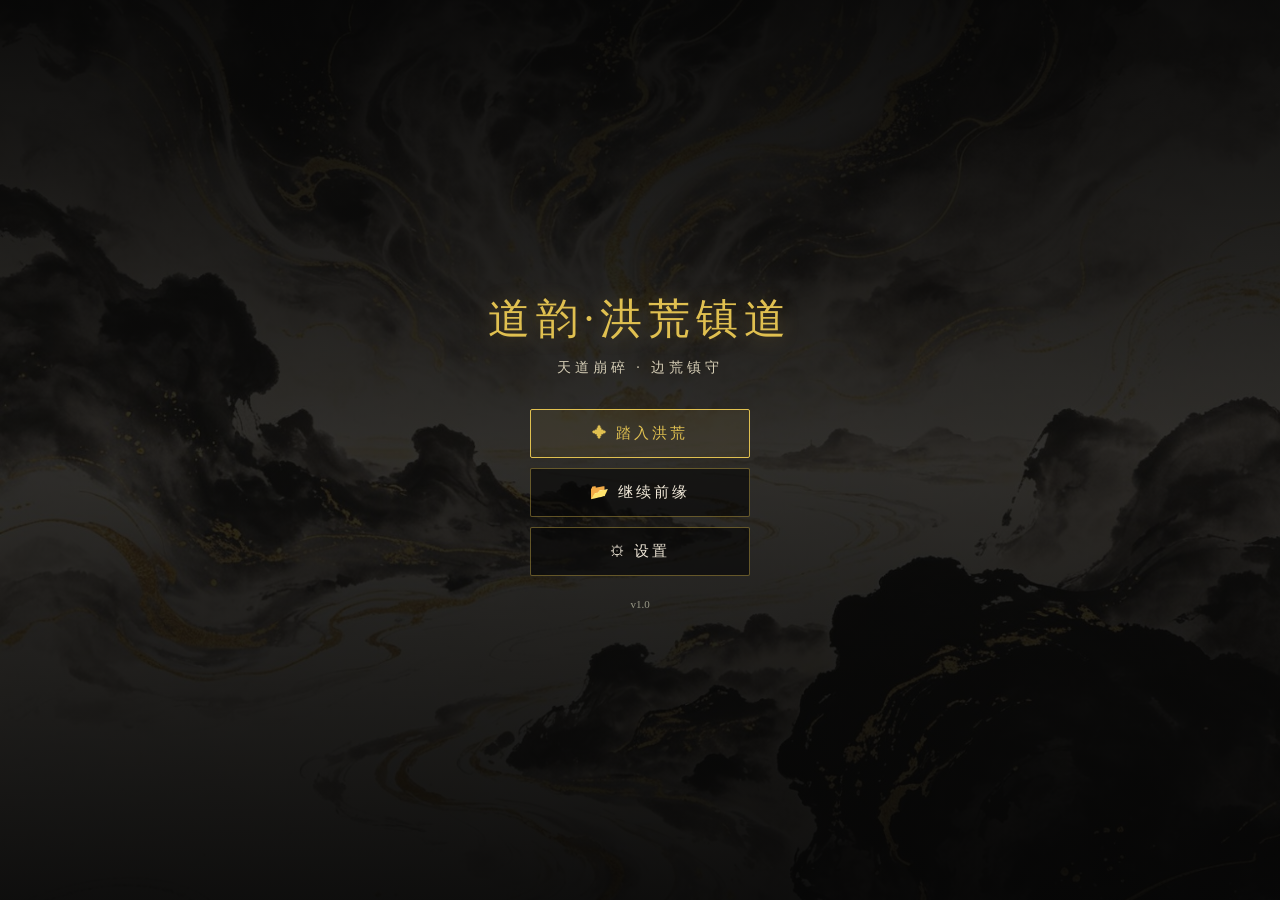
<file: index.html>
<!DOCTYPE html>
<html lang="zh-CN">
<head>
    <meta charset="UTF-8">
    <meta name="viewport" content="width=device-width, initial-scale=1.0, maximum-scale=1.0, user-scalable=no, viewport-fit=cover">
    <meta name="apple-mobile-web-app-capable" content="yes">
    <meta name="apple-mobile-web-app-status-bar-style" content="black-translucent">
    <meta name="theme-color" content="#0a0a0a">
    <meta name="mobile-web-app-capable" content="yes">
    <meta name="application-name" content="洪荒镇道">
    <title>道韵·洪荒镇道</title>
    <link rel="manifest" href="manifest.json">
    <link rel="icon" type="image/svg+xml" href="icons/icon-192.svg">
    <link rel="apple-touch-icon" href="icons/icon-192.svg">
    <link rel="stylesheet" href="css/style.css">
</head>
<body>

<!-- 启动动画 -->
<div id="splash">
    <div class="splash-bg" style="background-image:url('bg.png')"></div>
    <div class="splash-overlay"></div>
    <div class="splash-content">
        <h1 class="splash-title">道韵·洪荒镇道</h1>
        <p class="splash-sub">天道崩碎 · 边荒镇守</p>
        <div class="splash-buttons" id="splashActions">
            <button class="splash-btn primary" onclick="showNewGame()">✦ 踏入洪荒</button>
            <button class="splash-btn" onclick="showLoadGame()">📂 继续前缘</button>
            <button class="splash-btn" onclick="showSettings()">⚙ 设置</button>
        </div>
        <p class="splash-version">v1.0</p>
    </div>
</div>

<!-- 主游戏容器 -->
<div id="app" style="display:none;">

    <!-- 状态面板(从底部弹出) -->
    <div id="statOverlay" onclick="toggleStats()"></div>
    <div id="statSheet">
        <div class="stat-handle" onclick="toggleStats()">
            <div class="handle-bar"></div>
        </div>
        <div class="stat-scroll" id="statContent"></div>
    </div>

    <!-- 游戏界面 -->
    <div id="game">

        <!-- 顶栏 -->
        <div id="topbar">
            <button class="top-btn" onclick="toggleStats()" id="statBtn" aria-label="属性">☰</button>
            <div class="top-res" id="resBar"></div>
            <button class="top-btn" onclick="openMenu()" aria-label="菜单">⋯</button>
        </div>

        <!-- 叙事主区域 -->
        <div id="story" onclick="handleStoryTap()">
            <div id="storyInner">
                <p class="t-title">▎道韵·洪荒镇道</p>
                <p class="t-dim" style="text-align:center;">道蕴初醒，洪荒渐明</p>
            </div>
        </div>

        <!-- 操作按钮区域 -->
        <div id="actions"></div>

    </div>

    <!-- 底部导航 -->
    <div id="navbar">
        <button class="nav-item active" data-tab="main" data-desc="回到主页" aria-label="主页">
            <span class="nav-icon">[=]</span>
            <span class="nav-label">主页</span>
        </button>
        <button class="nav-item" data-tab="cultivate" data-desc="修炼突破求道" aria-label="修炼">
            <span class="nav-icon">[修]</span>
            <span class="nav-label">修炼</span>
        </button>
        <button class="nav-item" data-tab="town" data-desc="建设边陲重镇" aria-label="城镇">
            <span class="nav-icon">[城]</span>
            <span class="nav-label">城镇</span>
        </button>
        <button class="nav-item" data-tab="explore" data-desc="探索未知之地" aria-label="探索">
            <span class="nav-icon">[探]</span>
            <span class="nav-label">探索</span>
        </button>
        <button class="nav-item" data-tab="market" data-desc="交易炼丹锻造" aria-label="坊市">
            <span class="nav-icon">[市]</span>
            <span class="nav-label">坊市</span>
        </button>
        <button class="nav-item" data-tab="inventory" data-desc="查看全部家当" aria-label="背包">
            <span class="nav-icon">[袋]</span>
            <span class="nav-label">背包</span>
        </button>
    </div>

</div>

<!-- 菜单弹窗 -->
<div id="menuOverlay" onclick="closeMenu()" style="display:none;"></div>
<div id="menuSheet" style="display:none;">
    <div class="menu-header">
        <span>道韵·洪荒镇道</span>
        <button id="menuCloseBtn">✕</button>
    </div>
    <div class="menu-body" id="menuBody">
        <div class="menu-item" data-action="daotitles">✦ 万道图录</div>
        <div class="menu-item" data-action="resonance">[共] 万道共鸣</div>
        <div class="menu-item" data-action="leaderboard">[榜] 洪荒榜单</div>
        <div class="menu-item" data-action="fragments">[碎] 天道碎片</div>
        <div class="menu-item" data-action="destiny">[命] 天命命格</div>
        <div class="menu-item" data-action="achievements">[成] 成就</div>
        <div class="menu-item" data-action="factions">[势] 势力</div>
        <div class="menu-item" data-action="storylog">[剧] 剧情回顾</div>
        <div class="menu-item" data-action="help">[引] 游戏指引</div>
        <div class="menu-divider"></div>
        <div class="menu-item" data-action="save">[存] 保存</div>
        <div class="menu-item" data-action="load">[档] 读档</div>
        <div class="menu-item" data-action="settings">[设] 设置</div>
    </div>
</div>

<!-- 通知 -->
<div id="toast"></div>

<script src="js/data.js"></script>
<script src="js/engine.js"></script>
<script src="js/ui.js"></script>
<script>
// 全局错误捕获（上架版本）
window.onerror=function(msg,url,line,col,err){try{console.error('['+line+':'+col+']',msg);}catch(e){}};
window.addEventListener('unhandledrejection',function(e){try{console.error('Promise:',e.reason);}catch(ex){}});

document.addEventListener('DOMContentLoaded', function() {
    if (typeof initGame === 'function') initGame();
});
</script>
</body>
</html>
</file>
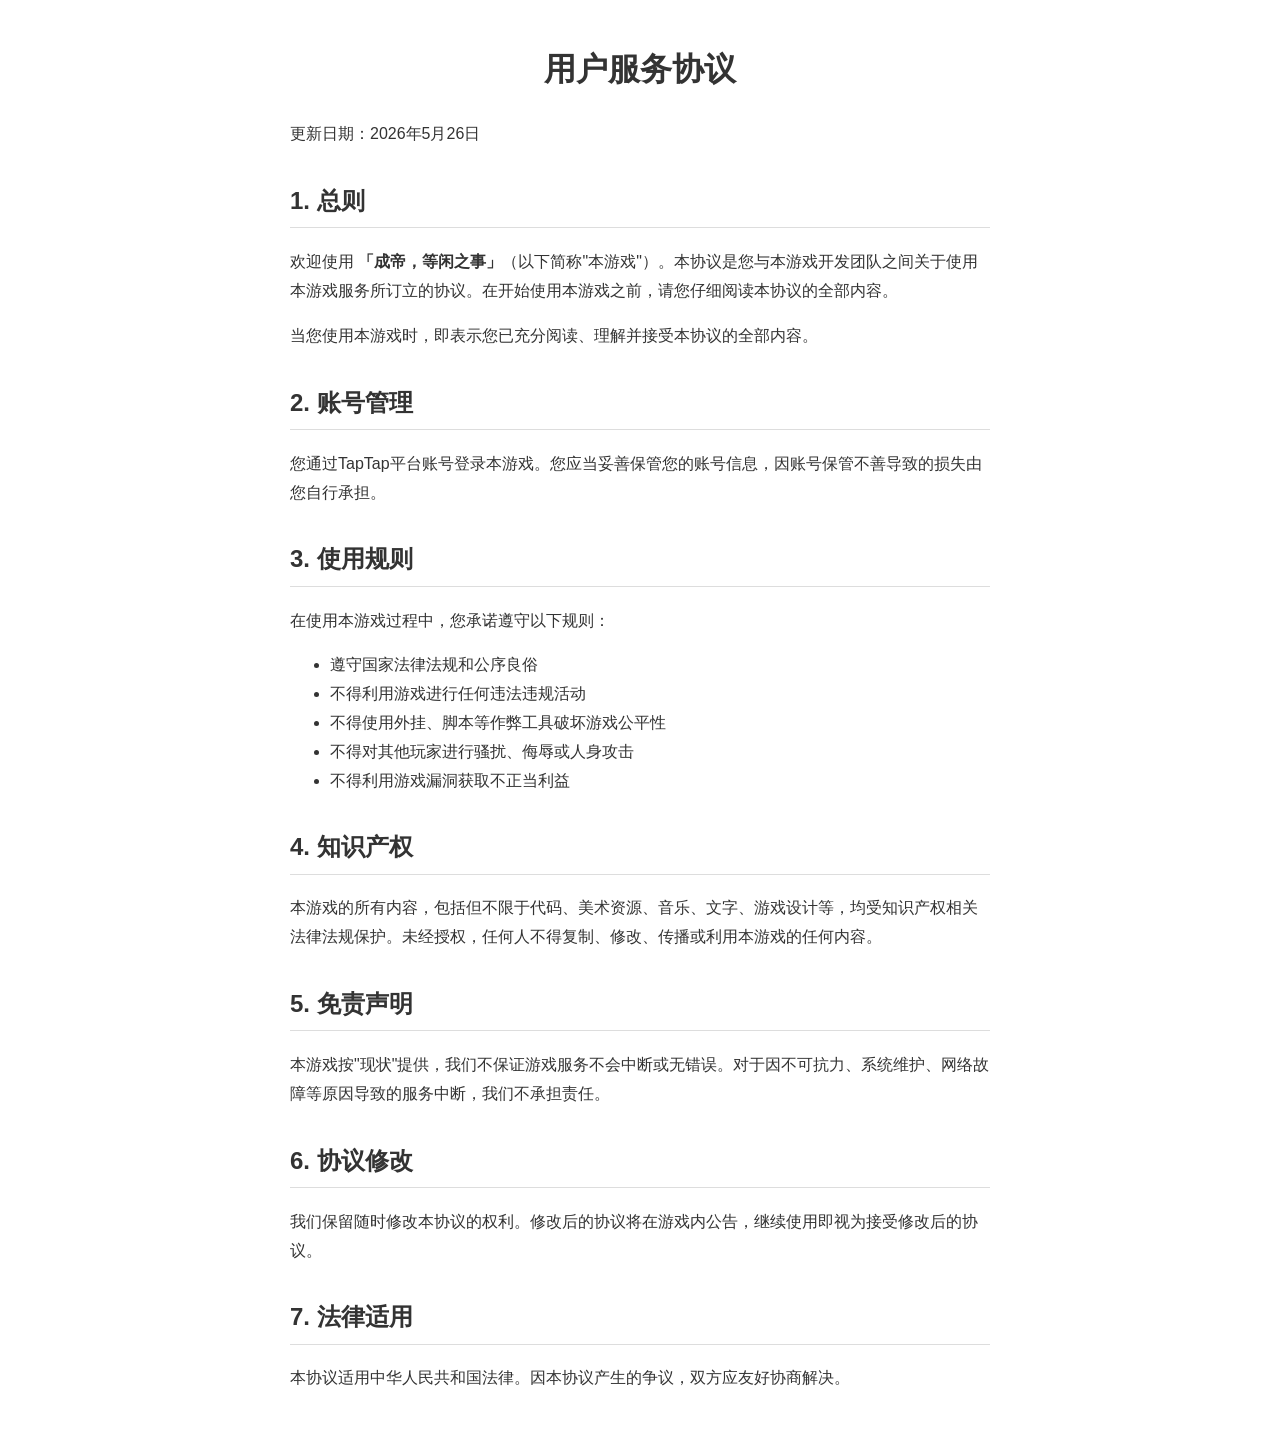
<file: agreement.html>
<!DOCTYPE html>
<html lang="zh-CN">
<head>
    <meta charset="UTF-8">
    <meta name="viewport" content="width=device-width, initial-scale=1.0">
    <title>用户协议 - 成帝，等闲之事</title>
    <style>
        body { font-family: sans-serif; padding: 20px; max-width: 700px; margin: 0 auto; line-height: 1.8; color: #333; }
        h1 { text-align: center; }
        h2 { margin-top: 30px; border-bottom: 1px solid #ddd; padding-bottom: 5px; }
    </style>
</head>
<body>
    <h1>用户服务协议</h1>
    <p>更新日期：2026年5月26日</p>

    <h2>1. 总则</h2>
    <p>欢迎使用 <strong>「成帝，等闲之事」</strong>（以下简称"本游戏"）。本协议是您与本游戏开发团队之间关于使用本游戏服务所订立的协议。在开始使用本游戏之前，请您仔细阅读本协议的全部内容。</p>
    <p>当您使用本游戏时，即表示您已充分阅读、理解并接受本协议的全部内容。</p>

    <h2>2. 账号管理</h2>
    <p>您通过TapTap平台账号登录本游戏。您应当妥善保管您的账号信息，因账号保管不善导致的损失由您自行承担。</p>

    <h2>3. 使用规则</h2>
    <p>在使用本游戏过程中，您承诺遵守以下规则：</p>
    <ul>
        <li>遵守国家法律法规和公序良俗</li>
        <li>不得利用游戏进行任何违法违规活动</li>
        <li>不得使用外挂、脚本等作弊工具破坏游戏公平性</li>
        <li>不得对其他玩家进行骚扰、侮辱或人身攻击</li>
        <li>不得利用游戏漏洞获取不正当利益</li>
    </ul>

    <h2>4. 知识产权</h2>
    <p>本游戏的所有内容，包括但不限于代码、美术资源、音乐、文字、游戏设计等，均受知识产权相关法律法规保护。未经授权，任何人不得复制、修改、传播或利用本游戏的任何内容。</p>

    <h2>5. 免责声明</h2>
    <p>本游戏按"现状"提供，我们不保证游戏服务不会中断或无错误。对于因不可抗力、系统维护、网络故障等原因导致的服务中断，我们不承担责任。</p>

    <h2>6. 协议修改</h2>
    <p>我们保留随时修改本协议的权利。修改后的协议将在游戏内公告，继续使用即视为接受修改后的协议。</p>

    <h2>7. 法律适用</h2>
    <p>本协议适用中华人民共和国法律。因本协议产生的争议，双方应友好协商解决。</p>
</body>
</html>
</file>
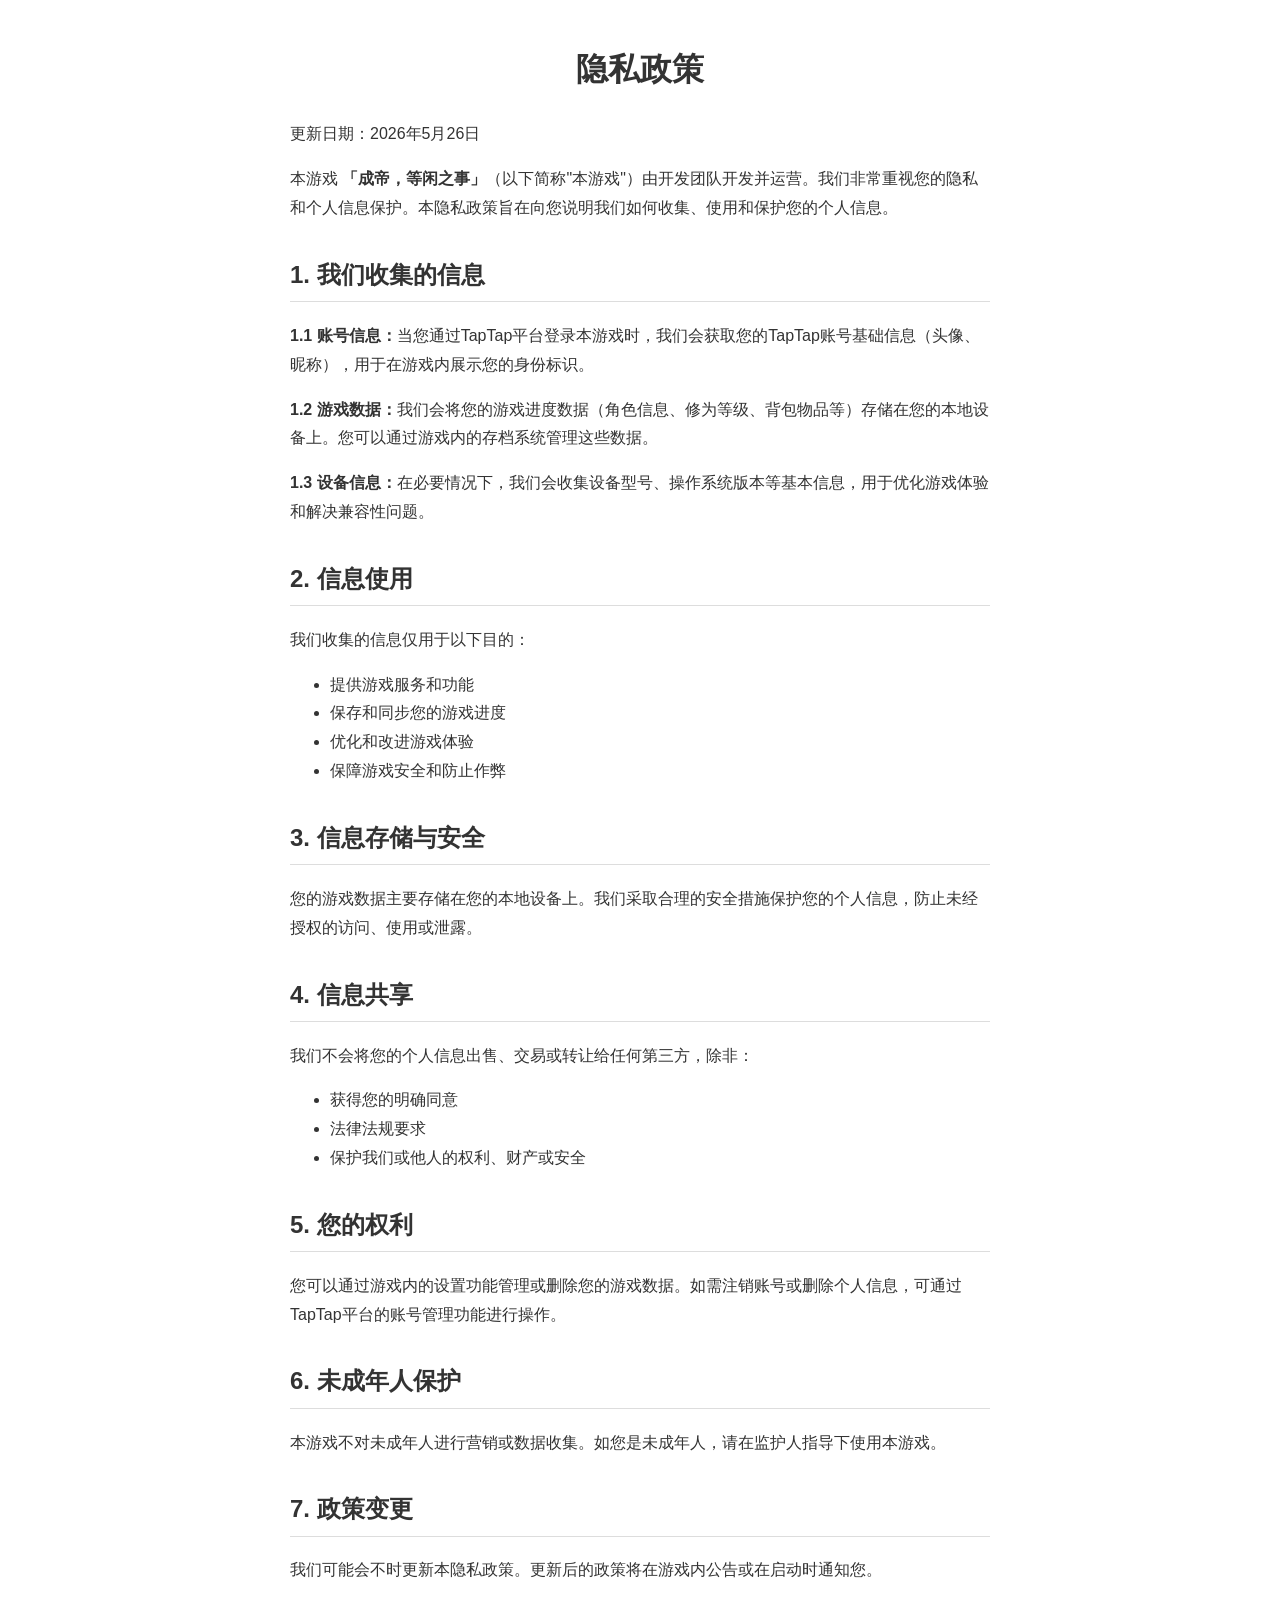
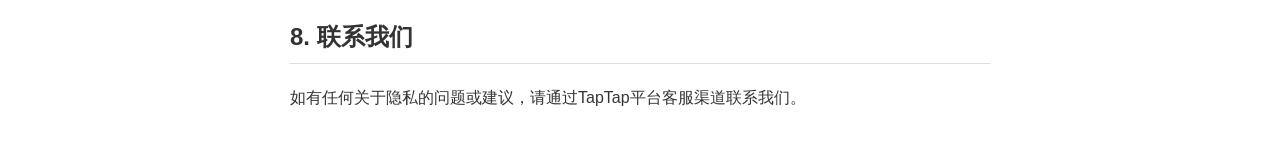
<file: privacy.html>
<!DOCTYPE html>
<html lang="zh-CN">
<head>
    <meta charset="UTF-8">
    <meta name="viewport" content="width=device-width, initial-scale=1.0">
    <title>隐私政策 - 成帝，等闲之事</title>
    <style>
        body { font-family: sans-serif; padding: 20px; max-width: 700px; margin: 0 auto; line-height: 1.8; color: #333; }
        h1 { text-align: center; }
        h2 { margin-top: 30px; border-bottom: 1px solid #ddd; padding-bottom: 5px; }
    </style>
</head>
<body>
    <h1>隐私政策</h1>
    <p>更新日期：2026年5月26日</p>
    <p>本游戏 <strong>「成帝，等闲之事」</strong>（以下简称"本游戏"）由开发团队开发并运营。我们非常重视您的隐私和个人信息保护。本隐私政策旨在向您说明我们如何收集、使用和保护您的个人信息。</p>

    <h2>1. 我们收集的信息</h2>
    <p><strong>1.1 账号信息：</strong>当您通过TapTap平台登录本游戏时，我们会获取您的TapTap账号基础信息（头像、昵称），用于在游戏内展示您的身份标识。</p>
    <p><strong>1.2 游戏数据：</strong>我们会将您的游戏进度数据（角色信息、修为等级、背包物品等）存储在您的本地设备上。您可以通过游戏内的存档系统管理这些数据。</p>
    <p><strong>1.3 设备信息：</strong>在必要情况下，我们会收集设备型号、操作系统版本等基本信息，用于优化游戏体验和解决兼容性问题。</p>

    <h2>2. 信息使用</h2>
    <p>我们收集的信息仅用于以下目的：</p>
    <ul>
        <li>提供游戏服务和功能</li>
        <li>保存和同步您的游戏进度</li>
        <li>优化和改进游戏体验</li>
        <li>保障游戏安全和防止作弊</li>
    </ul>

    <h2>3. 信息存储与安全</h2>
    <p>您的游戏数据主要存储在您的本地设备上。我们采取合理的安全措施保护您的个人信息，防止未经授权的访问、使用或泄露。</p>

    <h2>4. 信息共享</h2>
    <p>我们不会将您的个人信息出售、交易或转让给任何第三方，除非：</p>
    <ul>
        <li>获得您的明确同意</li>
        <li>法律法规要求</li>
        <li>保护我们或他人的权利、财产或安全</li>
    </ul>

    <h2>5. 您的权利</h2>
    <p>您可以通过游戏内的设置功能管理或删除您的游戏数据。如需注销账号或删除个人信息，可通过TapTap平台的账号管理功能进行操作。</p>

    <h2>6. 未成年人保护</h2>
    <p>本游戏不对未成年人进行营销或数据收集。如您是未成年人，请在监护人指导下使用本游戏。</p>

    <h2>7. 政策变更</h2>
    <p>我们可能会不时更新本隐私政策。更新后的政策将在游戏内公告或在启动时通知您。</p>

    <h2>8. 联系我们</h2>
    <p>如有任何关于隐私的问题或建议，请通过TapTap平台客服渠道联系我们。</p>
</body>
</html>
</file>
<file: css/style.css>
/* ==========================================================
   《道韵·洪荒镇道》- 移动端古早文字RPG样式
   适配 320px-430px 手机竖屏
   ========================================================== */

:root {
    --bg: #0a0a0a;
    --bg2: #0f0e0a;
    --panel: rgba(5,5,5,0.78);
    --text: #f0e8d8;
    --text2: #d8d0b8;
    --gold: #e0c050;
    --red: #d87060;
    --green: #90cc9a;
    --blue: #80b8d8;
    --dim: #9a9a88;
    --border: rgba(224,192,80,0.40);
    --border2: rgba(224,192,80,0.15);
    --safe-bottom: env(safe-area-inset-bottom,0px);
}

* { margin:0; padding:0; box-sizing:border-box; -webkit-tap-highlight-color:transparent; }
/* 全局隐藏滚动条（故事区域例外） */
*:not(#story):not(#story *):not(#actions):not(#actions *) { scrollbar-width:none!important; -ms-overflow-style:none!important; }
*:not(#story):not(#story *):not(#actions):not(#actions *)::-webkit-scrollbar { width:0!important; height:0!important; display:none; }

html,body {
    width:100%; height:100%; overflow:hidden;
    font-family: 'SimSun','STSong','Noto Serif SC','Source Han Serif SC',serif;
    color:var(--text); background:var(--bg);
    -webkit-font-smoothing:antialiased;
}

body {
    background-image:url('../bg.png');
    background-size:cover; background-position:center; background-attachment:fixed;
}

/* ===== 启动屏 ===== */
#splash {
    position:fixed; inset:0; z-index:9999;
    display:flex; flex-direction:column; align-items:center; justify-content:center;
    background:var(--bg);
}
.splash-bg {
    position:absolute; inset:0;
    background-size:cover; background-position:center; opacity:0.5;
}
.splash-overlay {
    position:absolute; inset:0;
    background:linear-gradient(180deg, rgba(5,5,5,0.92) 0%, rgba(5,5,5,0.65) 50%, rgba(5,5,5,0.92) 100%);
}
.splash-content {
    position:relative; z-index:1; text-align:center; padding:0 24px;
    display:flex; flex-direction:column; align-items:center; gap:12px;
}
.splash-title {
    font-size:clamp(28px,7vw,42px); color:var(--gold);
    letter-spacing:6px; text-shadow:0 0 20px rgba(201,166,76,0.3);
    font-weight:normal;
}
.splash-sub { font-size:14px; color:var(--text2); letter-spacing:4px; margin-bottom:20px; }
.splash-buttons { display:flex; flex-direction:column; gap:10px; width:220px; }
.splash-btn {
    padding:14px 0; background:rgba(5,5,5,0.6);
    border:1px solid var(--border); color:var(--text);
    font-family:inherit; font-size:15px; letter-spacing:3px;
    cursor:pointer; transition:all 0.2s; border-radius:2px;
}
.splash-btn.primary { border-color:var(--gold); color:var(--gold); background:rgba(212,176,74,0.08); }
.splash-btn:active { background:rgba(212,176,74,0.15); }
.splash-version { font-size:11px; color:var(--dim); margin-top:10px; }

/* ===== 主游戏容器 ===== */
#app {
    position:fixed; inset:0; display:flex; flex-direction:column;
    background:rgba(5,5,5,0.70); z-index:1;
}

/* ===== 顶栏 ===== */
#topbar {
    display:flex; align-items:center; justify-content:space-between;
    padding:6px 8px; padding-top:calc(6px + env(safe-area-inset-top,0px));
    min-height:44px; background:rgba(5,5,5,0.82);
    border-bottom:1px solid var(--border); flex-shrink:0; gap:4px;
}
.top-btn {
    width:36px; height:36px; display:flex; align-items:center; justify-content:center;
    background:none; border:1px solid var(--border2); color:var(--gold); font-size:18px;
    cursor:pointer; border-radius:2px; flex-shrink:0;
}
.top-btn:active { background:rgba(212,176,74,0.1); border-color:var(--border); }
.top-res {
    flex:1; display:flex; gap:6px; overflow-x:auto; justify-content:center;
    scrollbar-width:none; -webkit-overflow-scrolling:touch;
    font-size:12px; color:var(--dim);
}
.top-res::-webkit-scrollbar { display:none; }
.tr-item { display:flex; align-items:center; gap:3px; white-space:nowrap; }
.ti-icon { font-size:10px; color:var(--gold); min-width:12px; text-align:center; }
.tr-val { color:var(--text); min-width:24px; text-align:right; font-size:12px; font-weight:bold; }
.tr-val.gold { color:var(--gold); }

/* ===== 叙事主区域 ===== */
#game {
    flex:1; display:flex; flex-direction:column; overflow:hidden; min-height:0;
}
#story {
    flex:1; overflow-y:auto; overflow-x:hidden;
    padding:10px 12px; padding-bottom:4px;
    -webkit-overflow-scrolling:touch; min-height:0;
    overscroll-behavior:contain;
    /* 底部淡出提示可滚动 */
    mask-image:linear-gradient(to bottom, black 90%, transparent 100%);
    -webkit-mask-image:linear-gradient(to bottom, black 90%, transparent 100%);
}
/* 故事区域滚动条（移动端可见但不突兀） */
#story::-webkit-scrollbar { width:3px!important; }
#story::-webkit-scrollbar-track { background:transparent; }
#story::-webkit-scrollbar-thumb { background:rgba(224,192,80,0.25); border-radius:2px; }

#storyInner { max-width:100%; word-break:break-word; overflow-wrap:break-word; }
#storyInner p {
    margin-bottom:7px; line-height:1.8; font-size:14px; text-indent:2em;
    animation:fadeUp 0.25s ease; color:var(--text);
    overflow-wrap:break-word; word-break:break-word; white-space:normal;
}
@keyframes fadeUp { from{opacity:0;transform:translateY(5px)} to{opacity:1;transform:translateY(0)} }

#storyInner .noi { text-indent:0; }
#storyInner .hl { color:var(--gold); }
#storyInner .dg { color:var(--red); }
#storyInner .he { color:var(--green); }
#storyInner .in { color:var(--blue); }
#storyInner .dm { color:var(--dim); }
#storyInner .ti { text-indent:0; color:var(--gold); font-size:16px; letter-spacing:2px; text-align:center; margin:10px 0; }
#storyInner .di { text-indent:0; color:var(--border); text-align:center; margin:6px 0; letter-spacing:4px; }
#storyInner .cl { text-indent:0; padding-left:0.5em; font-size:13px; color:var(--text2); }
#storyInner .choice {
    display:block; text-indent:0; cursor:pointer; color:var(--gold);
    padding:8px 10px; margin:4px 0; border:1px solid var(--border2);
    font-size:14px; transition:all 0.15s; border-radius:0;
}
#storyInner .choice:active { background:rgba(60,50,30,0.6); border-color:var(--border); }
#storyInner .sc { text-indent:0; color:var(--gold); text-align:center; }
#storyInner .sc-big { text-indent:0; color:var(--gold); text-align:center; font-size:20px; letter-spacing:4px; margin:8px 0; }

/* ===== 操作按钮区域 ===== */
#actions {
    flex-shrink:0; padding:6px 8px;
    padding-bottom:calc(6px + env(safe-area-inset-bottom,0px));
    background:rgba(5,5,5,0.78);
    border-top:1px solid var(--border);
    overflow-y:auto; max-height:35vh;
}
#actions::-webkit-scrollbar { width:2px; }
#actions::-webkit-scrollbar-thumb { background:var(--border); }

.ab {
    display:flex; flex-wrap:wrap; gap:6px;
}
.btn {
    display:inline-flex; align-items:center; justify-content:center;
    padding:10px 16px; background:rgba(5,5,5,0.6);
    color:var(--text); border:1px solid var(--border2);
    font-family:inherit; font-size:14px; cursor:pointer;
    transition:all 0.12s; user-select:none; touch-action:manipulation;
    min-height:44px; border-radius:2px;
}
.btn:active { background:rgba(212,176,74,0.1); transform:scale(0.97); border-color:var(--border); }
.btn.pri { border-color:var(--border); color:var(--gold); }
.btn.pri:active { background:rgba(212,176,74,0.15); }
.btn.dan { border-color:rgba(200,90,72,0.5); color:var(--red); }
.btn.dan:active { background:rgba(180,70,50,0.2); }
.btn.suc { border-color:rgba(90,154,106,0.5); color:var(--green); }
.btn.suc:active { background:rgba(50,120,70,0.2); }
.btn.sm { padding:6px 10px; font-size:12px; min-height:36px; }
.btn:disabled { opacity:0.3; cursor:default; }
.btn:disabled:active { background:rgba(40,35,20,0.7); }

/* ===== 底部导航 ===== */
#navbar {
    display:flex; justify-content:space-around; align-items:stretch;
    padding:4px 0; padding-bottom:calc(4px + env(safe-area-inset-bottom,0px));
    background:rgba(5,5,5,0.85);
    border-top:1px solid var(--border); flex-shrink:0;
}
.nav-item {
    display:flex; flex-direction:column; align-items:center; gap:1px;
    background:none; border:1px solid transparent; color:var(--text2); cursor:pointer;
    padding:4px 8px; min-width:50px; font-family:inherit; transition:color 0.15s;
    touch-action:manipulation; border-radius:2px;
}
.nav-item .nav-icon { font-size:18px; line-height:1.2; }
.nav-item .nav-label { font-size:10px; letter-spacing:0.5px; }
.nav-item.active { color:var(--gold); border-color:var(--border2); background:rgba(212,176,74,0.06); }
.nav-item:active { opacity:0.7; }

/* ===== 底部状态弹出面板 ===== */
#statOverlay {
    position:fixed; inset:0; background:rgba(0,0,0,0.5);
    z-index:50; display:none; touch-action:none;
}
#statSheet {
    position:fixed; left:0; right:0; bottom:0; z-index:51;
    max-height:70vh; background:rgba(5,5,5,0.82);
    border-top:2px solid var(--border);
    display:none; flex-direction:column;
    transform:translateY(100%); transition:transform 0.3s ease;
    touch-action:pan-y;
}
#statSheet.open { transform:translateY(0); }
.stat-handle {
    display:flex; justify-content:center; padding:6px 0;
    cursor:pointer; touch-action:manipulation;
}
.handle-bar {
    width:40px; height:4px; border-radius:2px; background:var(--dim);
}
.stat-scroll {
    overflow-y:auto; padding:6px 14px 20px; -webkit-overflow-scrolling:touch;
    max-height:65vh;
}
.stat-scroll::-webkit-scrollbar { width:3px; }
.stat-scroll::-webkit-scrollbar-thumb { background:var(--border); }

.ss { margin-bottom:8px; padding-bottom:6px; border-bottom:1px solid var(--border2); }
.ss:last-child { border-bottom:none; }
.st { color:var(--gold); font-size:14px; letter-spacing:2px; margin-bottom:4px; }
.sr { display:flex; justify-content:space-between; padding:2px 0; font-size:13px; }
.sl { color:var(--text2); }
.sv { color:var(--text); }
.sv.gold { color:var(--gold); }
.sv.green { color:var(--green); }
.sv.red { color:var(--red); }
.sv.blue { color:var(--blue); }
.sv.dim { color:var(--dim); }

.pb { display:flex; align-items:center; gap:6px; margin:3px 0; }
.pt { flex:1; height:8px; background:rgba(60,55,40,0.4); border:1px solid var(--border2); position:relative; overflow:hidden; border-radius:0; }
.pf { height:100%; transition:width 0.3s; border-radius:0; }
.pf.gold { background:linear-gradient(90deg,#8a7a3a,#c9a64c); }
.pf.red { background:linear-gradient(90deg,#6a2a1a,#b84a3a); }
.pf.blue { background:linear-gradient(90deg,#2a4a6a,#4a7aa9); }
.pf.green { background:linear-gradient(90deg,#3a6a4a,#5a9a6a); }
.ptxt { font-size:11px; color:var(--text2); min-width:36px; text-align:right; }

/* ===== 菜单弹窗 ===== */
#menuOverlay {
    position:fixed; inset:0; background:rgba(0,0,0,0.6);
    z-index:60; touch-action:none;
}
#menuSheet {
    position:fixed; left:0; right:0; bottom:0; z-index:61;
    background:rgba(5,5,5,0.85); border-top:2px solid var(--border);
    max-height:75vh; overflow-y:auto; touch-action:pan-y;
    animation:slideUp 0.25s ease;
}
@keyframes slideUp { from{transform:translateY(100%)} to{transform:translateY(0)} }
@keyframes fadeIn { from{opacity:0} to{opacity:1} }
.menu-header {
    display:flex; justify-content:space-between; align-items:center;
    padding:12px 14px; border-bottom:1px solid var(--border2);
    font-size:16px; color:var(--gold); letter-spacing:2px;
}
.menu-header button {
    background:none; border:none; color:var(--text2); font-size:18px;
    cursor:pointer; padding:4px 8px;
}
.menu-body { padding:6px 0; }
.menu-item {
    padding:12px 16px; font-size:15px; color:var(--text); cursor:pointer;
    letter-spacing:1px; transition:background 0.1s;
}
.menu-item:active { background:rgba(255,255,255,0.04); }
.menu-divider { height:1px; background:var(--border2); margin:4px 14px; }

/* ===== 通知 ===== */
#toast {
    position:fixed; top:calc(50px + env(safe-area-inset-top,0px));
    left:50%; transform:translateX(-50%); z-index:99;
    padding:10px 20px; background:rgba(5,5,5,0.85);
    border:1px solid var(--border); color:var(--gold);
    font-size:14px; letter-spacing:2px; white-space:nowrap;
    pointer-events:none; opacity:0; transition:opacity 0.3s;
}
#toast.show { opacity:1; }
#toast.dan { border-color:var(--red); color:var(--red); }
#toast.suc { border-color:var(--green); color:var(--green); }

/* ===== 子面板(市场/背包等列表) ===== */
.sp { flex:1; overflow-y:auto; padding:4px 0; }
.ic {
    display:flex; justify-content:space-between; align-items:center;
    padding:6px 0; border-bottom:1px solid var(--border2); font-size:13px;
}
.ic:last-child { border-bottom:none; }
.iname { color:var(--text); }
.iname.r { color:var(--blue); }
.iname.e { color:#9a5ab8; }
.iname.l { color:var(--gold); }
.iqty { color:var(--text2); font-size:12px; }
.iact { display:flex; gap:4px; }

/* ===== 输入框(新建游戏) ===== */
/* 小屏适配：缩短段首缩进，避免长文本被截断 */
@media (max-width:360px){
    #storyInner p{text-indent:1.2em;font-size:13px;line-height:1.6;}
}
.name-box { text-align:center; margin-top:10px; }
.name-box input {
    background:rgba(5,5,5,0.6); border:1px solid var(--border);
    color:var(--text); font-family:inherit; font-size:16px;
    padding:10px 16px; width:80%; max-width:240px; text-align:center;
    letter-spacing:2px; outline:none; border-radius:2px;
}
.name-box input:focus { border-color:var(--gold); }
.name-box .btn { margin-top:10px; padding:10px 32px; font-size:16px; }

/* ===== 存档列表 ===== */
.save-grid { display:flex; flex-direction:column; gap:8px; margin-top:8px; }
.save-card {
    padding:12px 14px; background:rgba(5,5,5,0.6);
    border:1px solid var(--border2); cursor:pointer; transition:all 0.15s;
    display:flex; justify-content:space-between; align-items:center; border-radius:2px;
}
.save-card:active { border-color:var(--border); background:rgba(212,176,74,0.08); }
.save-card .s-left { text-align:left; }
.save-card .s-title { font-size:13px; color:var(--gold); letter-spacing:1px; }
.save-card .s-info { font-size:11px; color:var(--dim); margin-top:2px; }
.save-card .s-actions { display:flex; gap:6px; }
.save-card .s-btn {
    padding:4px 10px; background:rgba(60,50,30,0.4);
    border:1px solid var(--border2); color:var(--text2);
    font-family:inherit; font-size:11px; cursor:pointer; border-radius:0;
}
.save-card .s-btn:active { background:rgba(80,60,30,0.6); }
.save-card .s-btn.del { border-color:rgba(184,74,58,0.3); color:var(--red); }

/* ===== 响应式适配 ===== */
@media (min-width:430px) {
    #storyInner p { font-size:15px; }
    .btn { font-size:15px; padding:11px 18px; }
}
@media (max-width:360px) {
    #storyInner p { font-size:13px; line-height:1.6; }
    .btn { font-size:13px; padding:8px 12px; min-height:36px; }
    .nav-item .nav-label { font-size:8px; }
    .top-res { font-size:11px; }
    .tr-val { font-size:11px; }
}

/* landscape提示 */
@media (orientation:landscape) and (max-height:500px) {
    #game { flex-direction:row; }
    #story { flex:1; }
    #actions { flex:0 0 auto; width:180px; border-top:none; border-left:1px solid var(--border2); }
}

/* ===== 道号特效 ===== */
.ti-display { text-align:center; padding:12px 0; margin:6px 0; }
.ti-name { font-size:20px; letter-spacing:3px; display:inline-block; position:relative; }
.ti-rarity1 { color:#a0a0a0; }
.ti-rarity2 { color:#5aaa7a; text-shadow:0 0 6px rgba(90,170,122,0.3); }
.ti-rarity3 { color:#6a9ae0; text-shadow:0 0 10px rgba(90,138,212,0.5); }
.ti-rarity4 { color:#b070e0; text-shadow:0 0 16px rgba(154,90,212,0.7); }
.ti-rarity5 { color:#e0c050; text-shadow:0 0 12px rgba(224,192,80,0.5); }

/* 金色粒子动画 */
@keyframes goldenParticle {
    0%,100% { text-shadow:0 0 10px rgba(224,192,80,0.4),0 0 20px rgba(224,192,80,0.15); }
    50% { text-shadow:0 0 20px rgba(224,192,80,0.7),0 0 40px rgba(224,192,80,0.35),0 0 60px rgba(224,192,80,0.15); }
}
.ti-effect-golden_particle { animation:goldenParticle 2s ease-in-out infinite; }

/* 火焰特效 */
@keyframes flameEffect {
    0%,100% { text-shadow:0 0 8px rgba(255,68,68,0.4),0 -2px 12px rgba(255,68,68,0.2); }
    25% { text-shadow:0 -4px 16px rgba(255,68,68,0.6),0 -8px 24px rgba(255,136,0,0.3); }
    50% { text-shadow:0 -2px 20px rgba(255,68,68,0.5),0 -6px 32px rgba(255,136,0,0.4); }
    75% { text-shadow:0 -4px 16px rgba(255,68,68,0.6),0 -8px 24px rgba(255,136,0,0.3); }
}
.ti-effect-flame { animation:flameEffect 1.5s ease-in-out infinite; color:#ff4444; }

/* 宇宙波动特效 */
@keyframes cosmicEffect {
    0% { text-shadow:0 0 10px rgba(255,136,0,0.5),0 0 20px rgba(255,68,0,0.3),0 0 40px rgba(200,50,0,0.1); }
    33% { text-shadow:0 0 15px rgba(255,136,0,0.7),0 0 30px rgba(255,68,0,0.5),0 0 60px rgba(200,50,0,0.3); }
    66% { text-shadow:0 0 8px rgba(255,136,0,0.4),0 0 16px rgba(255,68,0,0.3),0 0 32px rgba(200,50,0,0.1); }
    100% { text-shadow:0 0 10px rgba(255,136,0,0.5),0 0 20px rgba(255,68,0,0.3),0 0 40px rgba(200,50,0,0.1); }
}
.ti-effect-cosmic { animation:cosmicEffect 3s ease-in-out infinite; color:#ff8800; }

/* 紫色光晕 */
@keyframes purpleGlow {
    0%,100% { text-shadow:0 0 8px rgba(154,90,212,0.3),0 0 20px rgba(154,90,212,0.1); }
    50% { text-shadow:0 0 16px rgba(154,90,212,0.6),0 0 30px rgba(154,90,212,0.3); }
}
.ti-effect-purple_glow { animation:purpleGlow 2.5s ease-in-out infinite; }

/* 波动特效 */
@keyframes waveEffect {
    0%,100% { text-shadow:0 0 4px rgba(90,138,212,0.2); }
    50% { text-shadow:2px 0 8px rgba(90,138,212,0.4),-2px 0 8px rgba(90,138,212,0.4); }
}
.ti-effect-wave { animation:waveEffect 2s ease-in-out infinite; }

/* 绿色光晕 */
@keyframes glowEffect {
    0%,100% { text-shadow:0 0 4px rgba(90,170,122,0.2); }
    50% { text-shadow:0 0 10px rgba(90,170,122,0.5); }
}
.ti-effect-glow { animation:glowEffect 2s ease-in-out infinite; }

/* 榜单详情按钮 */
.lb-detail { color:var(--gold); font-size:11px; cursor:pointer; margin-left:4px; text-decoration:underline; }
.lb-detail:active { color:#fff; }

/* 道号选择弹窗 */
.ti-pick { cursor:pointer; padding:8px; margin:4px 0; border:1px solid var(--border2); text-align:center; }
.ti-pick:active { border-color:var(--gold); background:rgba(212,176,74,0.08); }
.ti-pick.equipped { border-color:var(--gold); background:rgba(212,176,74,0.1); }

/* 榜单 */
.lb-title { color:var(--gold); font-size:16px; letter-spacing:2px; text-align:center; margin:8px 0; }
.lb-desc { color:var(--dim); font-size:12px; text-align:center; margin-bottom:8px; }
.lb-row { display:flex; justify-content:space-between; padding:4px 8px; font-size:13px; border-bottom:1px solid var(--border2); }
.lb-rank { color:var(--gold); min-width:24px; }
.lb-name { color:var(--text); flex:1; }
.lb-npc-title { color:var(--dim); font-size:11px; margin-left:4px; }
.lb-val { color:var(--text2); min-width:50px; text-align:right; }
.lb-player { background:rgba(212,176,74,0.08); border-color:var(--border); }
.lb-locked { color:var(--dim); text-align:center; padding:10px; font-size:13px; }
</file>
